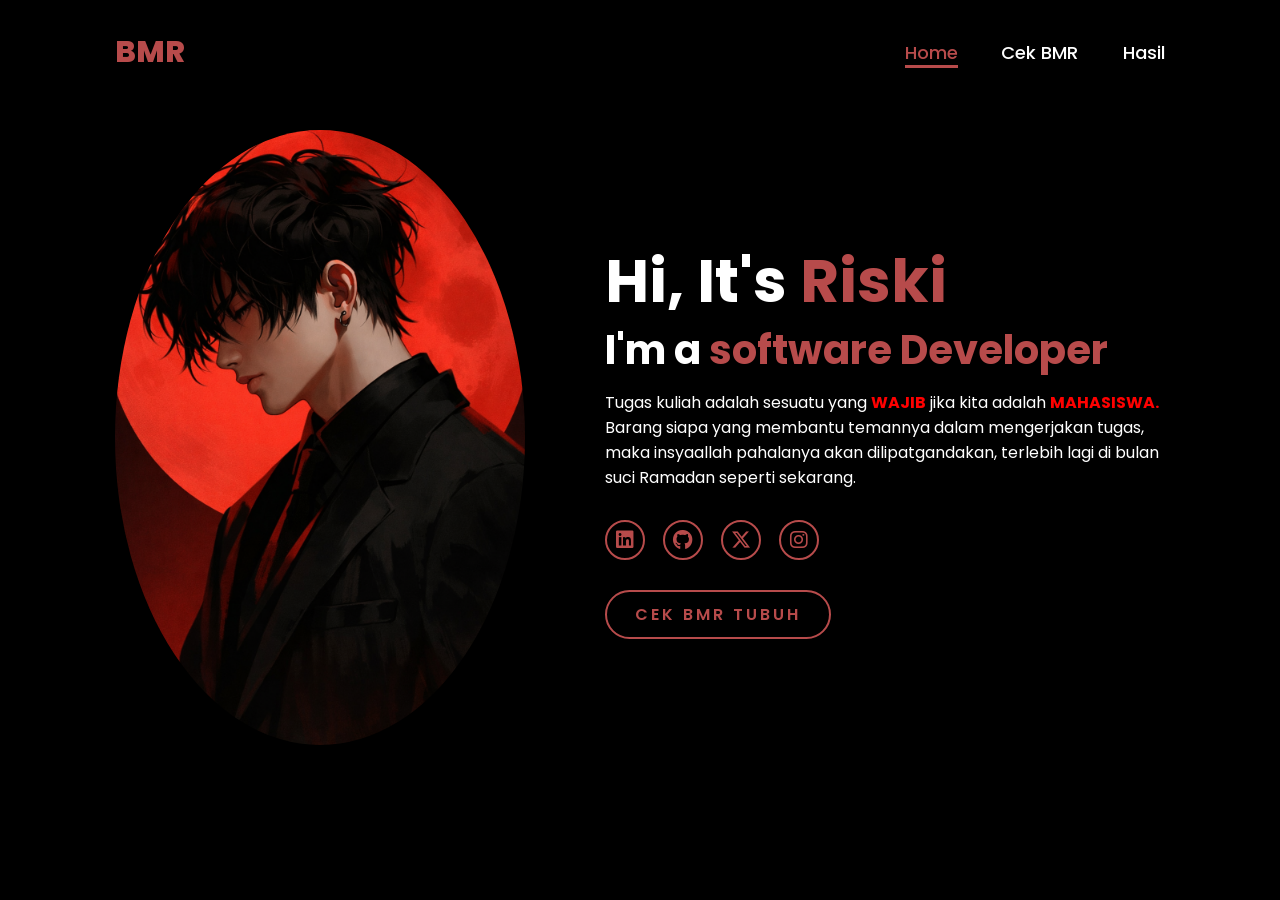
<file: index.html>
<!DOCTYPE html>
<html lang="en">
    
<head>
    <meta charset="UTF-8">
    <meta name="viewport" content="width=device-width, initial-scale=1.0">
    <link rel="stylesheet" href="https://cdnjs.cloudflare.com/ajax/libs/font-awesome/6.5.2/css/all.min.css">
    <link rel="stylesheet" href="style.css">
    <title>Portfolio Website</title>
</head>
<body>
    <header>
        <a href="#" class="logo"> BMR </a>

        <nav>
            <a href="index.html" class="active"> Home</a>
                <a href="BMR.html" >Cek BMR </a>
                <a href="hasil.html" >Hasil</a>
        </nav>
    </header>
    <section class="home">
        <div class="home-img">
            <img src="main.jpg" alt="">
        </div>
        <div class="home-content">
            <h1>Hi, It's <span>Riski</span></h1>
            <h3 class="typing-text">I'm a <span></span></h3>
            <p>Tugas kuliah adalah sesuatu yang <strong style='color:red;'>WAJIB</strong> jika kita adalah <b style='color:red;'>MAHASISWA.</b> Barang siapa yang membantu temannya dalam mengerjakan tugas, maka insyaallah pahalanya akan dilipatgandakan, terlebih lagi di bulan suci Ramadan seperti sekarang.</p>
            <div class="social-icons">
                <a href="#"><i class="fa-brands fa-linkedin"></i></a>
                <a href="#"><i class="fa-brands fa-github"></i></a>
                <a href="#"><i class="fa-brands fa-x-twitter"></i></a>
                <a href="#"><i class="fa-brands fa-instagram"></i></a>
            </div>
            <a href="BMR.php" class="btn">CEK BMR TUBUH</a>
        </div>
    </section>
</body>
</html>
</file>
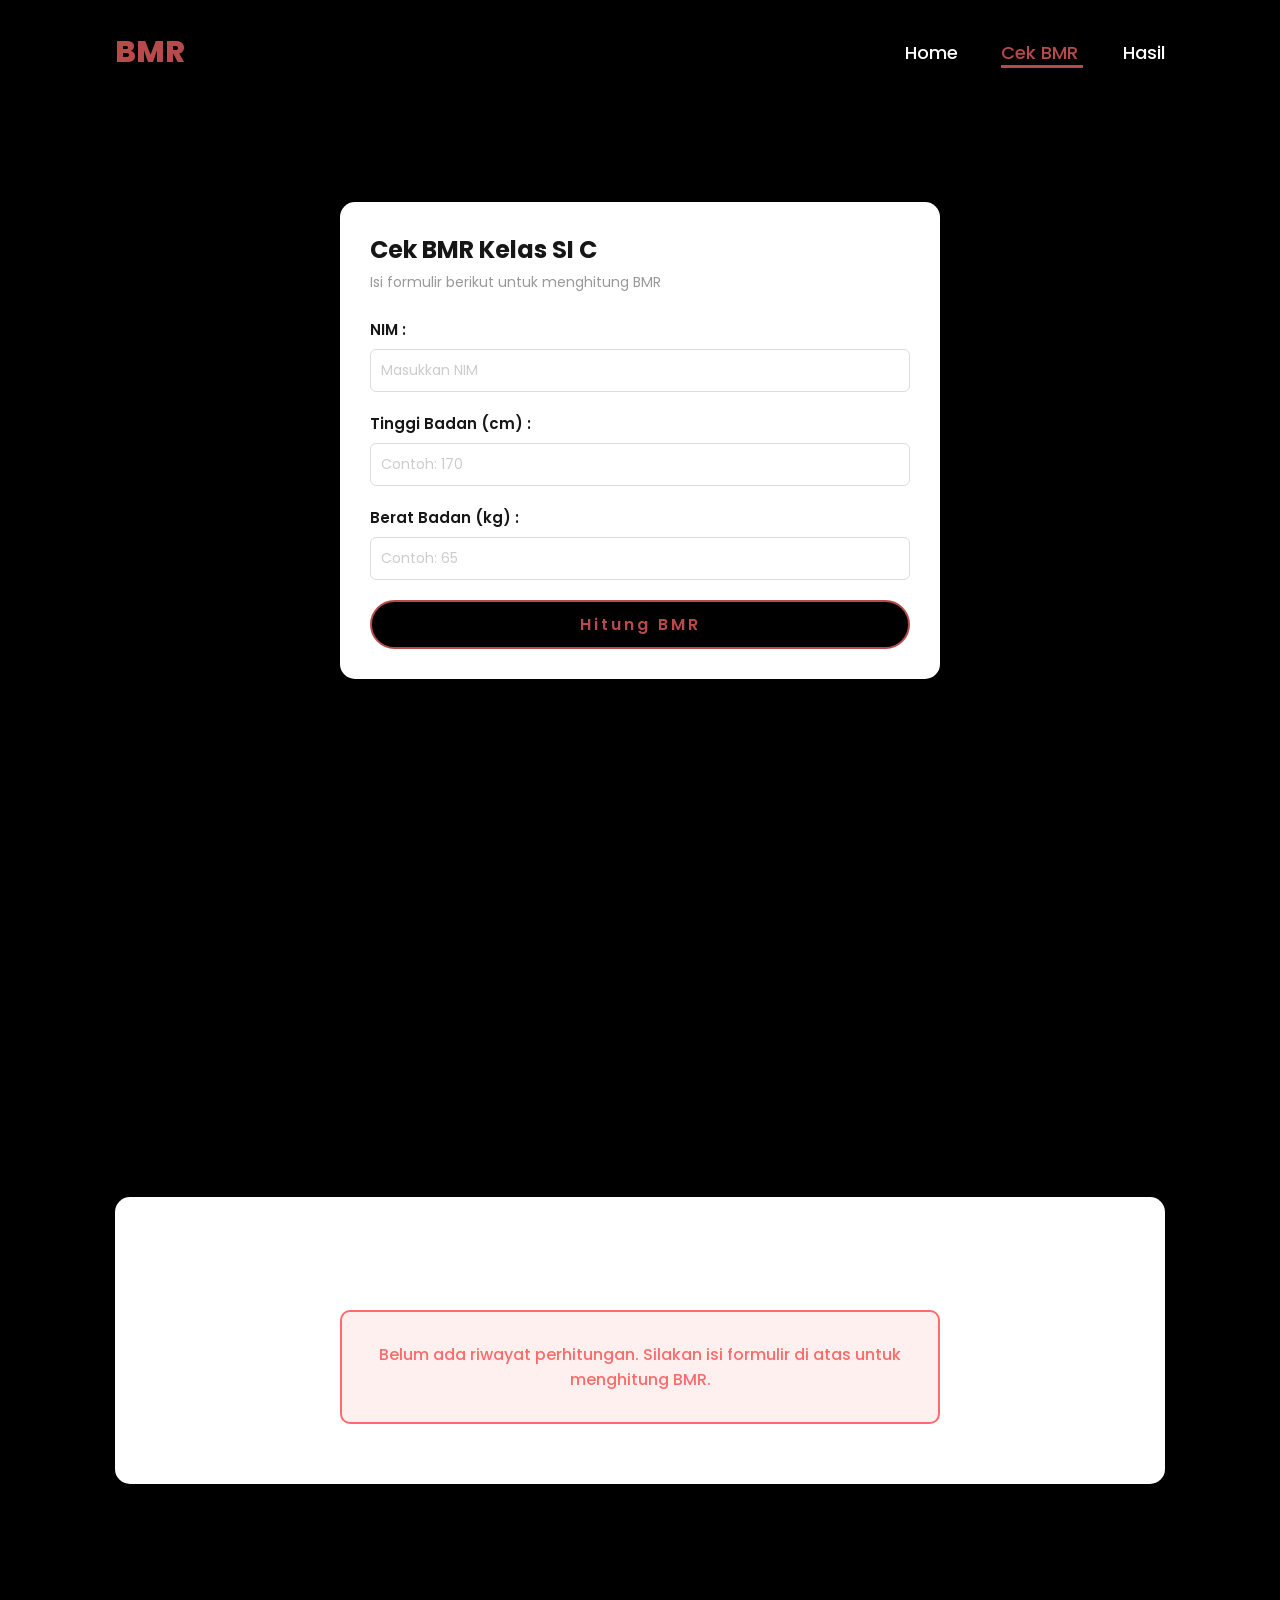
<file: BMR.html>
<!DOCTYPE html>
<html lang="en">
<head>
    <meta charset="UTF-8">
    <meta name="viewport" content="width=device-width, initial-scale=1.0">
    <link rel="stylesheet" href="https://cdnjs.cloudflare.com/ajax/libs/font-awesome/6.5.2/css/all.min.css">
    <link rel="stylesheet" href="style.css">
    <title>Cek BMR - BMR Calculator</title>
</head>
<body>
    <header>
        <a href="#" class="logo"> BMR </a>
        <nav>
            <a href="index.html"> Home</a>
            <a href="BMR.html" class="active">Cek BMR </a>
            <a href="hasil.html">Hasil</a>
        </nav>
    </header>

    <section>
        <div class="form-container">
            <h3>Cek BMR Kelas SI C</h3>
            <p class="form-description">Isi formulir berikut untuk menghitung BMR</p>

            <form id="bmrForm">
                <div class="form-group">
                    <label for="nim">NIM :</label>
                    <input type="text" id="nim" name="nim" placeholder="Masukkan NIM" required>
                </div>
                <div class="form-group">
                    <label for="tinggi">Tinggi Badan (cm) :</label>
                    <input type="number" id="tinggi" name="tinggi" placeholder="Contoh: 170" required>
                </div>
                <div class="form-group">
                    <label for="berat">Berat Badan (kg) :</label>
                    <input type="number" id="berat" name="berat" placeholder="Contoh: 65" required>
                </div>
                <button type="submit">Hitung BMR</button>
            </form>

            <div id="message"></div>
        </div>
    </section>

    <section>
        <div class="results-container">
            <h3>Riwayat Perhitungan SI C</h3>
            <p class="form-description">Daftar hasil perhitungan BMR terbaru</p>
            <div id="resultsGrid" class="results-grid"></div>
        </div>
    </section>

    <script>
        // Data mahasiswa
        const mahasiswa = {
            "531424048": {"nama":"Muh Mishbahuddin Dalu","jk":"L","umur":20},
            "531424049": {"nama":"Nailah Ambarwati","jk":"P","umur":20},
            "531424050": {"nama":"Mohamad Satrio Latare","jk":"L","umur":20},
            "531424051": {"nama":"Desy Arya Puspitasari Modjo","jk":"P","umur":20},
            "531424052": {"nama":"Naufal Mufid Dama","jk":"L","umur":20},
            "531424053": {"nama":"Moh. Rifky Nento","jk":"L","umur":20},
            "531424054": {"nama":"Zalfa Fadliyah Latjompo","jk":"P","umur":20},
            "531424055": {"nama":"Muh. Zidan Katili","jk":"L","umur":20},
            "531424056": {"nama":"Azlan Tiangkano Saputra","jk":"L","umur":20},
            "531424057": {"nama":"Adinda Marta Elviolita Kasim","jk":"P","umur":20},
            "531424058": {"nama":"Muhammad Fachrurrazy Hamimu","jk":"L","umur":20},
            "531424059": {"nama":"Akmal Rizkillah","jk":"L","umur":20},
            "531424060": {"nama":"Ketut Riski Superdi","jk":"L","umur":20},
            "531424061": {"nama":"Abim Molanu","jk":"L","umur":20},
            "531424063": {"nama":"Moh. Zulkarnain","jk":"L","umur":20},
            "531424064": {"nama":"Mutmainah","jk":"P","umur":20},
            "531424065": {"nama":"Moh. Ilham Saputra I. Harun","jk":"L","umur":20},
            "531424066": {"nama":"Nurna Ningsih Daud","jk":"P","umur":20},
            "531424067": {"nama":"Moh. Nur Faiz Pulukadang","jk":"L","umur":20},
            "531424068": {"nama":"Nabila Chelsea Putri Katili","jk":"P","umur":20},
            "531424069": {"nama":"Nur Zein Ishak","jk":"p","umur":20},
            "531424070": {"nama":"Muh. Fauzil","jk":"L","umur":20}
        };

        // Load hasil dari localStorage
        let hasil = JSON.parse(localStorage.getItem('hasil')) || {};

        // Fungsi hitung BMR
        function hitungBMR(nim, tinggi, berat) {
            if (!mahasiswa[nim]) {
                return { error: "NIM tidak terdaftar di kelas C" };
            }
            const data = mahasiswa[nim];
            const umur = data.umur;
            const jk = data.jk;
            let bmr;
            if (jk === "L") {
                bmr = (10 * berat) + (6.25 * tinggi) - (5 * umur) + 5;
            } else {
                bmr = (10 * berat) + (6.25 * tinggi) - (5 * umur) - 161;
            }
            return { nim, nama: data.nama, hasil: bmr, timestamp: Date.now() };
        }

        // Tampilkan pesan
        function showMessage(msg, type) {
            const messageDiv = document.getElementById('message');
            messageDiv.innerHTML = `<div class='message ${type}'>${msg}</div>`;
            setTimeout(() => messageDiv.innerHTML = '', 5000);
        }

        // Render riwayat
        function renderRiwayat() {
            const grid = document.getElementById('resultsGrid');
            const hasilArray = Object.values(hasil).sort((a, b) => b.timestamp - a.timestamp);
            if (hasilArray.length === 0) {
                grid.innerHTML = "<div class='message error'>Belum ada riwayat perhitungan. Silakan isi formulir di atas untuk menghitung BMR.</div>";
                return;
            }
            grid.innerHTML = hasilArray.map(data => {
                const bmr = data.hasil;
                let kategori, warna;
                if (bmr < 1400) {
                    kategori = "Rendah";
                    warna = "#ff6b6b";
                } else if (bmr < 1700) {
                    kategori = "Normal Bawah";
                    warna = "#ffd93d";
                } else if (bmr < 2200) {
                    kategori = "Normal";
                    warna = "#51cf66";
                } else {
                    kategori = "Tinggi";
                    warna = "#b74b4b";
                }
                return `
                    <div class='result-card'>
                        <div class='result-header' style='border-left: 5px solid ${warna}'>
                            <h4>${data.nama}</h4>
                            <p class='nim-label'>${data.nim}</p>
                        </div>
                        <div class='result-body'>
                            <div class='result-value-large'>${bmr.toFixed(2)}</div>
                            <p class='result-unit'>Kalori/Hari</p>
                            <p class='result-category' style='color: ${warna}'>${kategori}</p>
                        </div>
                    </div>
                `;
            }).join('');
        }

        // Form submit
        document.getElementById('bmrForm').addEventListener('submit', function(e) {
            e.preventDefault();
            const nim = document.getElementById('nim').value;
            const tinggi = parseFloat(document.getElementById('tinggi').value);
            const berat = parseFloat(document.getElementById('berat').value);
            const result = hitungBMR(nim, tinggi, berat);
            if (result.error) {
                showMessage(result.error, 'error');
            } else {
                hasil[nim] = result;
                localStorage.setItem('hasil', JSON.stringify(hasil));
                showMessage(`Hasil BMR Anda: ${result.hasil.toFixed(2)} Kalori/Hari`, 'success');
                renderRiwayat();
            }
        });

        // Initial render
        renderRiwayat();
    </script>
</body>
</html>
</file>
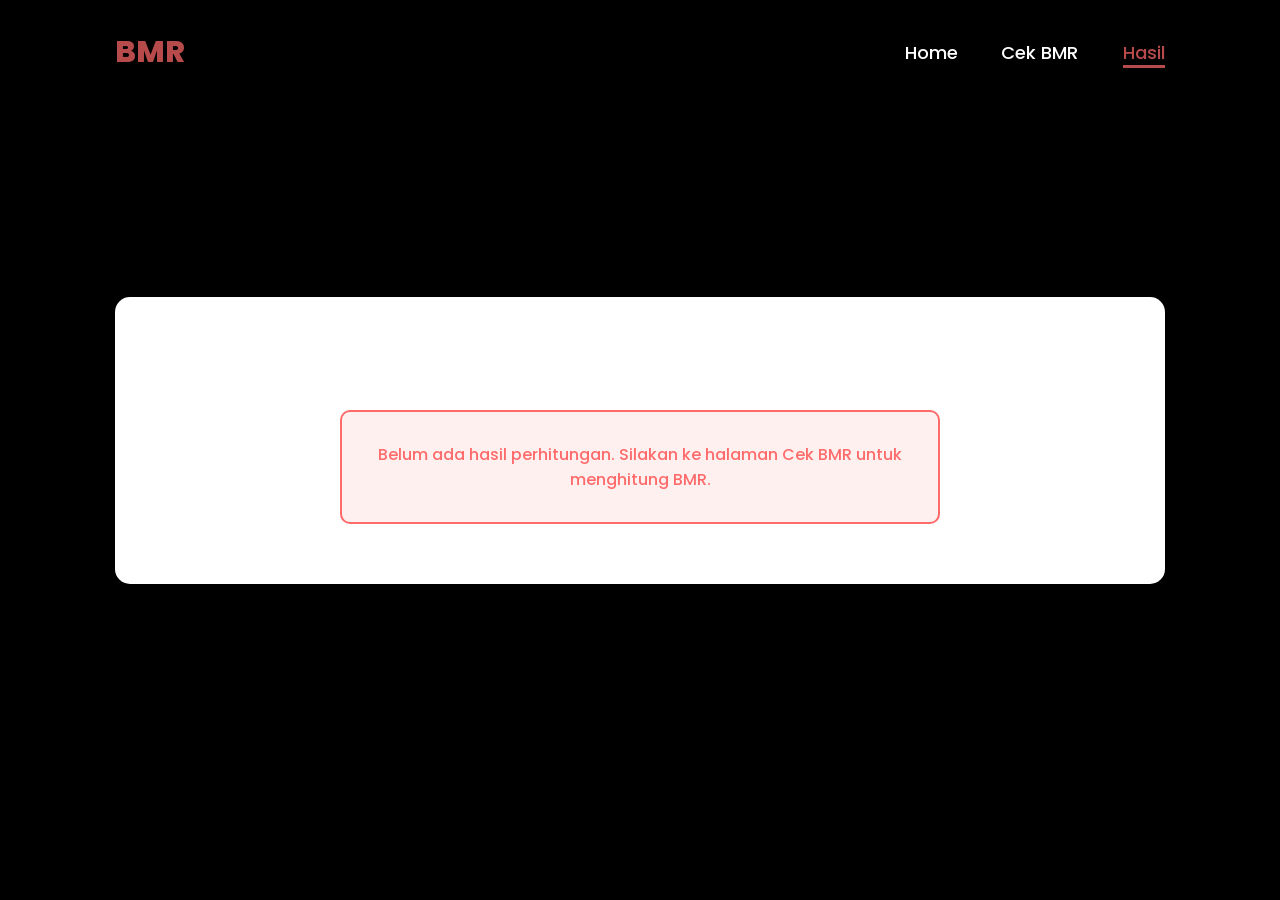
<file: hasil.html>
<!DOCTYPE html>
<html lang="en">
<head>
    <meta charset="UTF-8">
    <meta name="viewport" content="width=device-width, initial-scale=1.0">
    <link rel="stylesheet" href="https://cdnjs.cloudflare.com/ajax/libs/font-awesome/6.5.2/css/all.min.css">
    <link rel="stylesheet" href="style.css">
    <title>Hasil BMR - BMR Calculator</title>
</head>
<body>
    <header>
        <a href="#" class="logo"> BMR </a>
        <nav>
            <a href="index.html"> Home</a>
            <a href="BMR.html">Cek BMR </a>
            <a href="hasil.html" class="active">Hasil</a>
        </nav>
    </header>

    <section>
        <div class="results-container">
            <h3>Hasil Perhitungan BMR SI C</h3>
            <p class="form-description">Daftar semua hasil perhitungan BMR</p>
            <div id="resultsGrid" class="results-grid"></div>
        </div>
    </section>

    <script>
        // Load hasil dari localStorage
        let hasil = JSON.parse(localStorage.getItem('hasil')) || {};

        // Render riwayat
        function renderRiwayat() {
            const grid = document.getElementById('resultsGrid');
            const hasilArray = Object.values(hasil).sort((a, b) => b.timestamp - a.timestamp);
            if (hasilArray.length === 0) {
                grid.innerHTML = "<div class='message error'>Belum ada hasil perhitungan. Silakan ke halaman Cek BMR untuk menghitung BMR.</div>";
                return;
            }
            grid.innerHTML = hasilArray.map(data => {
                const bmr = data.hasil;
                let kategori, warna;
                if (bmr < 1400) {
                    kategori = "Rendah";
                    warna = "#ff6b6b";
                } else if (bmr < 1700) {
                    kategori = "Normal Bawah";
                    warna = "#ffd93d";
                } else if (bmr < 2200) {
                    kategori = "Normal";
                    warna = "#51cf66";
                } else {
                    kategori = "Tinggi";
                    warna = "#b74b4b";
                }
                return `
                    <div class='result-card'>
                        <div class='result-header' style='border-left: 5px solid ${warna}'>
                            <h4>${data.nama}</h4>
                            <p class='nim-label'>${data.nim}</p>
                        </div>
                        <div class='result-body'>
                            <div class='result-value-large'>${bmr.toFixed(2)}</div>
                            <p class='result-unit'>Kalori/Hari</p>
                            <p class='result-category' style='color: ${warna}'>${kategori}</p>
                        </div>
                    </div>
                `;
            }).join('');
        }


        // Initial render
        renderRiwayat();
    </script>
</body>
</html>
</file>
<file: style.css>
@import url('https://fonts.googleapis.com/css2?family=Poppins:wght@100;200;300;400;500;600&display=swap');

*{
    margin: 0;
    padding: 0;
    box-sizing: border-box;
    text-decoration: none;
    border: none;
    outline: none;
    font-family: 'Poppins', sans-serif;
}

/* Animasi Masuk */
@keyframes fadeInUp {
    from {
        opacity: 0;
        transform: translateY(30px);
    }
    to {
        opacity: 1;
        transform: translateY(0);
    }
}

@keyframes fadeIn {
    from {
        opacity: 0;
    }
    to {
        opacity: 1;
    }
}

@keyframes slideInFromLeft {
    from {
        opacity: 0;
        transform: translateX(-50px);
    }
    to {
        opacity: 1;
        transform: translateX(0);
    }
}

@keyframes slideInFromRight {
    from {
        opacity: 0;
        transform: translateX(50px);
    }
    to {
        opacity: 1;
        transform: translateX(0);
    }
}

@keyframes auraGlow {
    0%, 100% {
        box-shadow: 0 0 25px #b74b4b, 0 0 40px rgba(183, 75, 75, 0.5), 0 0 60px rgba(183, 75, 75, 0.3);
    }
    50% {
        box-shadow: 0 0 35px #b74b4b, 0 0 55px rgba(183, 75, 75, 0.7), 0 0 80px rgba(183, 75, 75, 0.5);
    }
}

@keyframes floatUp {
    0%, 100% {
        transform: translateY(0px);
    }
    50% {
        transform: translateY(-20px);
    }
}

html{
    font-size: 62.5%;
}
* {
    margin: 0;
    padding: 0;
    box-sizing: border-box;
}

html, body {
    margin: 0;
    padding: 0;
    width: 100%;
}
body{

    width: 100%;
    height: 100vh;
    overflow-x: hidden;
    background-color: black;
    color: white;
}

header{
    margin-top: 20px;
    position: fixed;
    top: 0;
    left: 0;
    width: 100%;
    padding: 1rem 9%;
    background-color: transparent;
    filter: drop-shadow(10px);
    display: flex;
    justify-content: space-between;
    align-items: center;
    z-index: 100;
    animation: slideInFromLeft 0.8s ease-out;
}

.logo{
    font-size: 3rem;
    color: #b74b4b;
    font-weight: 800;
    cursor: pointer;
    transition: 0.5s ease;
}

.logo:hover{
    transform: scale(1.1);
}

nav a{
    font-size: 1.8rem;
    color: white;
    margin-left: 4rem;
    font-weight: 500;
    transition: 0.3s ease;
    border-bottom: 3px solid transparent;
}

nav a:hover,
nav a.active{
    color: #b74b4b;
    border-bottom: 3px solid #b74b4b;
}

@media(max-width:995px){
    nav{
        position: absolute;
        display: none;
        top: 0;
        right: 0;
        width: 40%;
        border-left: 3px solid #b74b4b;
        border-bottom: 3px solid #b74b4b;
        border-bottom-left-radius: 2rem;
        padding: 1rem solid;
        background-color: #161616;
        border-top: 0.1rem solid rgba(0,0,0,0.1);
    }

    nav.active{
        display: block;
    }

    nav a{
        display: block;
        font-size: 2rem;
        margin: 3rem 0;
    }

    nav a:hover,
    nav a.active{
        padding: 1rem;
        border-radius: 0.5rem;
        border-bottom: 0.5rem solid #b74b4b;
    }
}

section{
    min-height: 100vh;
    padding: 3rem 9% 5rem;
    display: flex;
    justify-content: center;
    align-items: center;
    margin-top: 0;
}

.home{
    display: flex;
    justify-content: center;
    align-items: center;
    gap: 8rem;
    background-color: black;
    animation: fadeIn 1s ease-out;
}

.home .home-content h1{
    font-size: 6rem;
    font-weight: 700;
    line-height: 1.3;
    animation: slideInFromLeft 0.8s ease-out 0.2s both;
}

span{
    color: #b74b4b;
}

.home-content h3{
    font-size: 4rem;
    margin-bottom: 1rem;
    font-weight: 700;
    animation: slideInFromLeft 0.8s ease-out 0.4s both;
}

.home-content p{
    font-size: 1.6rem;
    animation: slideInFromLeft 0.8s ease-out 0.6s both;
}

.home-img{
    border-radius: 50%;
}

.home-img img{
    position: relative;
    width: 32vw;
    border-radius: 50%;
    box-shadow: 0 0 25px solid #b74b4b;
    cursor: pointer;
    transition: 0.2s linear;
    animation: auraGlow 2s ease-in-out infinite, floatUp 4s ease-in-out infinite;
}

.home-img img:hover{
    font-size: 1.8rem;
    font-weight: 500;
}

.social-icons a{
    display: inline-flex;
    justify-content: center;
    align-items: center;
    width: 4rem;
    height: 4rem;
    background-color: transparent;
    border: 0.2rem solid #b74b4b;
    font-size: 2rem;
    border-radius: 50%;
    margin: 3rem 1.5rem 3rem 0;
    transition: 0.3s ease;
    color: #b74b4b;
    animation: fadeInUp 0.8s ease-out 0.8s both;
}

.social-icons a:hover{
    color: black;
    transform: scale(1.3) translateY(-5px);
    background-color: #b74b4b;
    box-shadow: 0  0 25px #b74b4b;
}

.btn{
    display: inline-block;
    padding: 1rem 2.8rem;
    background-color: black;
    border-radius: 4rem;
    font-size: 1.6rem;
    color: #b74b4b;
    letter-spacing: 0.3rem;
    font-weight: 600;
    border: 2px solid #b74b4b;
    transition: 0.3s ease;
    cursor: pointer;
    animation: slideInFromLeft 0.8s ease-out 1s both;
}

.btn:hover{
    transform: scale3d(1.03);
    background-color: #b74b4b;
    color: black;
    box-shadow: 0 0 25px #b74b4b;
}

.typing-text{
    font-size: 34px;
    font-weight: 600;
    min-width: 280px;
}

.typing-text span{
    position: relative;
}

.typing-text span::before{
    content: "software Developer";
    color: #b74b4b;
    animation: words 20s infinite;
}

.typing-text span::after{
    content: "";
    background-color: black;
    position: absolute;
    width: calc(100% + 8px);
    height: 100%;
    border-left: 3px solid black;
    right: -8;
    animation: cursor 0.6s infinite;
}

@keyframes cursor{
    to{
        border-left: 3px solid #b74b4b;
    }
}

@keyframes words{
    0%, 20%{
        content: "Web Developer";
    }
    21%, 40%{
        content: "Takmirul Masid";
    }
    41%, 60%{
        content: "Web Designer";
    }
    61%, 80%{
        content: "Teknik!!";
    }
    81%, 100%{
        content: "Full Stack GPT";
    }
}

@media (max-width: 1000px){
    .home{
        gap: 4rem;
    }
}

@media(max-width:995px){
    .home{
        flex-direction: column;
        margin: 5rem 4rem;
    }

    .home .home-content h3{
        font-size: 2.5rem;
    }

    .home-content h1{
        font-size: 5rem;
    }

    .home-img img{
        width: 70vw;
        margin-top: 4rem;
    }
}

/* Form Styling */
.form-container{
    max-width: 600px;
    width: 100%;
    padding: 3rem;
    background-color: white;
    border-radius: 1.5rem;
    box-shadow: 0 10px 40px rgba(0, 0, 0, 0.1);
    display: flex;
    flex-direction: column;
    justify-content: center;
    animation: fadeInUp 0.8s ease-out;
}

.form-container h3{
    font-size: 2.4rem;
    color: #161616;
    margin-bottom: 0.5rem;
    text-align: left;
    font-weight: 700;
}

.form-container .form-description{
    font-size: 1.4rem;
    color: #999;
    margin-bottom: 2.5rem;
    text-align: left;
}

.form-group{
    margin-bottom: 2rem;
}

.form-group label{
    display: block;
    font-size: 1.5rem;
    color: #161616;
    margin-bottom: 0.8rem;
    font-weight: 600;
}

.form-group input,
.form-group select{
    width: 100%;
    padding: 1rem;
    font-size: 1.4rem;
    background-color: white;
    color: #333;
    border: 1.5px solid #ddd;
    border-radius: 0.6rem;
    font-family: 'Poppins', sans-serif;
    transition: 0.3s ease;
    box-sizing: border-box;
}

.form-group input:focus,
.form-group select:focus{
    border-color: #b74b4b;
    box-shadow: 0 0 10px rgba(183, 75, 75, 0.2);
}

.form-group input::placeholder{
    color: #ccc;
}

.form-container button{
    width: 100%;
    padding: 1rem;
    background-color: black;
    border-radius: 4rem;
    font-size: 1.6rem;
    color: #b74b4b;
    letter-spacing: 0.3rem;
    font-weight: 600;
    border: 2px solid #b74b4b;
    transition: 0.3s ease;
    cursor: pointer;
}

.form-container button:hover{
    background-color: #b74b4b;
    color: black;
    box-shadow: 0 0 25px #b74b4b;
}

.message{
    margin-top: 2rem;
    padding: 1.5rem;
    border-radius: 0.5rem;
    font-size: 1.6rem;
    text-align: center;
    font-weight: 500;
}

.message.error{
    color: #ff6b6b;
    background-color: rgba(255, 107, 107, 0.1);
    border: 2px solid #ff6b6b;
}

.message.success{
    color: #51cf66;
    background-color: rgba(81, 207, 102, 0.1);
    border: 2px solid #51cf66;
}

@media(max-width:995px){
    .form-container{
        max-width: 90%;
        padding: 2rem;
    }

    .form-container h3{
        font-size: 2.2rem;
    }
}

/* Results Page Styling */
.results-container{
    max-width: 1200px;
    width: 100%;
    margin: 0 auto;
    padding: 3rem;
    background-color: white;
    border-radius: 1.5rem;
    box-shadow: 0 10px 40px rgba(0, 0, 0, 0.1);
    animation: fadeInUp 0.8s ease-out;
}

.results-container button{
    display: inline-block;
    margin: 1rem 0;
    padding: 1rem 2rem;
    background-color: #161616;
    color: white;
    border-radius: 0.5rem;
    font-size: 1.6rem;
    font-weight: 500;
    text-align: center;
    transition: 0.3s ease;
    cursor: pointer;
}

.results-container button:hover{
    background-color: #b74b4b;
    color: black;
    box-shadow: 0 0 25px #b74b4b;
}

.table-wrapper{
    margin: 2rem 0;
    overflow-x: auto;
}

.results-table{
    width: 100%;
    border-collapse: collapse;
    font-size: 1.4rem;
}

.results-table thead{
    background-color: #b74b4b;
}

.results-table th{
    padding: 1.2rem;
    color: white;
    font-weight: 600;
    text-align: left;
}

.results-table td{
    padding: 1rem 1.2rem;
    border-bottom: 1px solid #ddd;
    color: #333;
}

.results-table tbody tr:hover{
    background-color: #f5f5f5;
}

.results-table tbody tr:last-child td{
    border-bottom: none;
}

.result-value{
    font-weight: 600;
    color: #b74b4b;
}

.summary-box{
    display: grid;
    grid-template-columns: repeat(auto-fit, minmax(200px, 1fr));
    gap: 1.5rem;
    margin-top: 2.5rem;
    padding-top: 2rem;
    border-top: 2px solid #ddd;
}

.summary-item{
    padding: 1.5rem;
    background-color: #f9f9f9;
    border-radius: 0.8rem;
    text-align: center;
    border: 1px solid #e0e0e0;
}

.summary-item.highlight{
    background-color: #b74b4b;
    border-color: #b74b4b;
}

.summary-label{
    font-size: 1.3rem;
    color: #666;
    margin-bottom: 0.5rem;
    font-weight: 500;
}

.summary-item.highlight .summary-label{
    color: white;
}

.summary-value{
    font-size: 2rem;
    font-weight: 700;
    color: #161616;
}

.summary-item.highlight .summary-value{
    color: white;
}

.stats-title{
    font-size: 1.8rem;
    color: #161616;
    margin-top: 3rem;
    margin-bottom: 1.5rem;
    font-weight: 700;
    border-bottom: 2px solid #b74b4b;
    padding-bottom: 0.8rem;
}

.stats-box{
    display: grid;
    grid-template-columns: repeat(auto-fit, minmax(180px, 1fr));
    gap: 1.5rem;
    margin-top: 2rem;
}

.stat-item{
    padding: 1.5rem;
    background: linear-gradient(135deg, #f9f9f9 0%, #f0f0f0 100%);
    border-radius: 0.8rem;
    border-left: 4px solid #b74b4b;
    text-align: center;
}

.stat-label{
    font-size: 1.2rem;
    color: #666;
    margin-bottom: 0.8rem;
    font-weight: 600;
}

.stat-value{
    font-size: 1.6rem;
    font-weight: 700;
    color: #b74b4b;
}

/* Results Grid Styling */
.results-grid{
    display: grid;
    grid-template-columns: repeat(auto-fill, minmax(250px, 1fr));
    gap: 2rem;
    margin-top: 2rem;
}

.results-grid .message{
    grid-column: 1 / -1;
    text-align: center;
    margin: 3rem 0;
    padding: 3rem 2rem;
    border-radius: 1rem;
    font-size: 1.6rem;
    font-weight: 500;
    width: 100%;
    max-width: 600px;
    margin-left: auto;
    margin-right: auto;
}

.result-card{
    background: white;
    border-radius: 1rem;
    overflow: hidden;
    box-shadow: 0 4px 15px rgba(0, 0, 0, 0.08);
    transition: all 0.3s ease;
    border: 1px solid #f0f0f0;
    animation: fadeInUp 0.6s ease-out forwards;
}

.result-card:nth-child(1){
    animation-delay: 0.1s;
}

.result-card:nth-child(2){
    animation-delay: 0.2s;
}

.result-card:nth-child(3){
    animation-delay: 0.3s;
}

.result-card:nth-child(n+4){
    animation-delay: 0.4s;
}

.result-card:hover{
    transform: translateY(-5px);
    box-shadow: 0 8px 25px rgba(0, 0, 0, 0.12);
}

.result-header{
    padding: 1.5rem;
    background: linear-gradient(135deg, #f9f9f9 0%, #f5f5f5 100%);
    border-bottom: 1px solid #eee;
}

.result-header h4{
    font-size: 1.4rem;
    color: #161616;
    margin: 0 0 0.5rem 0;
    font-weight: 600;
}

.nim-label{
    font-size: 1rem;
    color: #999;
    margin: 0;
    font-weight: 500;
}

.result-body{
    padding: 1.5rem;
    text-align: center;
}

.result-value-large{
    font-size: 2.5rem;
    font-weight: 700;
    color: #b74b4b;
    margin-bottom: 0.5rem;
}

.result-unit{
    font-size: 0.9rem;
    color: #999;
    margin: 0 0 1rem 0;
    font-weight: 500;
}

.result-category{
    font-size: 1.1rem;
    font-weight: 600;
    margin: 0;
    padding: 0.5rem 1rem;
    background-color: #f9f9f9;
    border-radius: 0.5rem;
    display: inline-block;
}

@media(max-width:995px){
    .results-grid{
        grid-template-columns: repeat(auto-fill, minmax(200px, 1fr));
        gap: 1.5rem;
    }

    .result-value-large{
        font-size: 2rem;
    }
}

@media(max-width:995px){
    .results-container{
        max-width: 90%;
        padding: 2rem;
    }

    .results-container h3{
        font-size: 2.2rem;
    }

    .results-table{
        font-size: 1.2rem;
    }

    .results-table th,
    .results-table td{
        padding: 0.8rem;
    }

    .summary-box{
        grid-template-columns: 1fr;
    }
}
</file>
